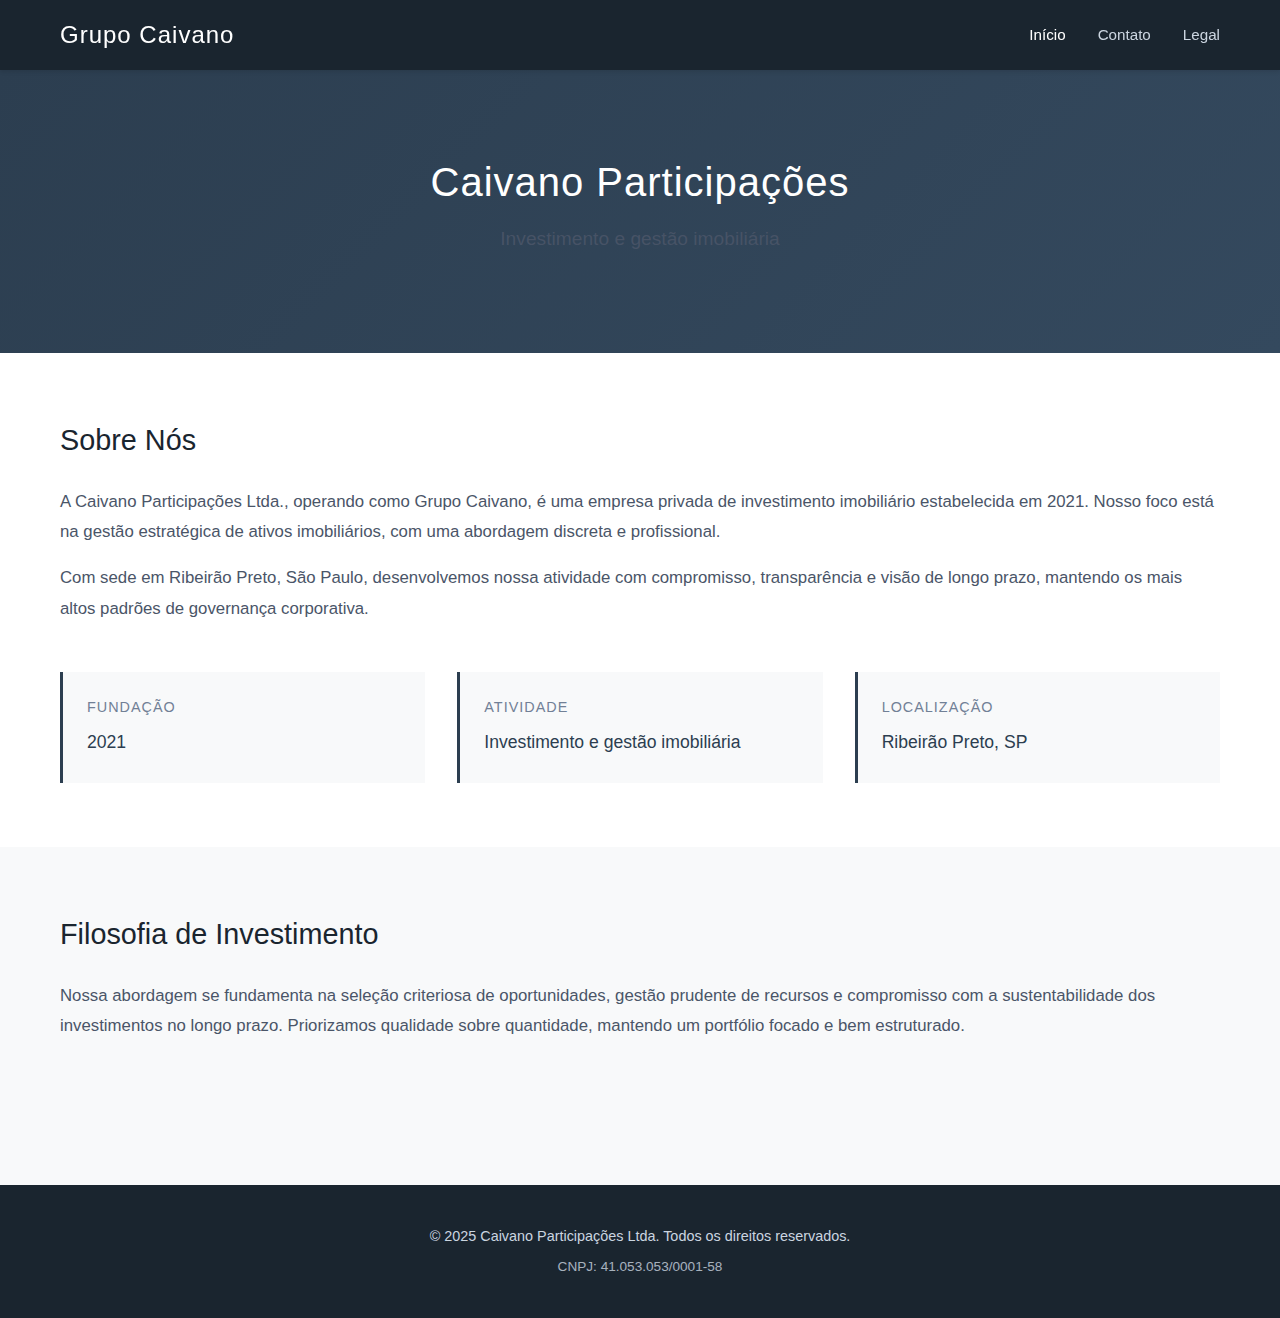
<file: index.html>
<!DOCTYPE html>
<html lang="pt-BR">
<head>
    <meta charset="UTF-8">
    <meta name="viewport" content="width=device-width, initial-scale=1.0">
    <meta name="description" content="Caivano Participações - Investimento e gestão imobiliária">
    <title>Grupo Caivano | Caivano Participações</title>
    <link rel="stylesheet" href="styles.css">
</head>
<body>
    <header>
        <nav>
            <div class="container">
                <h1 class="logo">Grupo Caivano</h1>
                <ul class="nav-links">
                    <li><a href="index.html" class="active">Início</a></li>
                    <li><a href="contact.html">Contato</a></li>
                    <li><a href="legal.html">Legal</a></li>
                </ul>
            </div>
        </nav>
    </header>

    <main>
        <section class="hero">
            <div class="container">
                <h2>Caivano Participações</h2>
                <p class="subtitle">Investimento e gestão imobiliária</p>
            </div>
        </section>

        <section class="about">
            <div class="container">
                <h3>Sobre Nós</h3>
                <p>A Caivano Participações Ltda., operando como Grupo Caivano, é uma empresa privada de investimento imobiliário estabelecida em 2021. Nosso foco está na gestão estratégica de ativos imobiliários, com uma abordagem discreta e profissional.</p>

                <p>Com sede em Ribeirão Preto, São Paulo, desenvolvemos nossa atividade com compromisso, transparência e visão de longo prazo, mantendo os mais altos padrões de governança corporativa.</p>

                <div class="info-grid">
                    <div class="info-item">
                        <h4>Fundação</h4>
                        <p>2021</p>
                    </div>
                    <div class="info-item">
                        <h4>Atividade</h4>
                        <p>Investimento e gestão imobiliária</p>
                    </div>
                    <div class="info-item">
                        <h4>Localização</h4>
                        <p>Ribeirão Preto, SP</p>
                    </div>
                </div>
            </div>
        </section>

        <section class="philosophy">
            <div class="container">
                <h3>Filosofia de Investimento</h3>
                <p>Nossa abordagem se fundamenta na seleção criteriosa de oportunidades, gestão prudente de recursos e compromisso com a sustentabilidade dos investimentos no longo prazo. Priorizamos qualidade sobre quantidade, mantendo um portfólio focado e bem estruturado.</p>
            </div>
        </section>
    </main>

    <footer>
        <div class="container">
            <p>&copy; 2025 Caivano Participações Ltda. Todos os direitos reservados.</p>
            <p class="footer-legal">CNPJ: 41.053.053/0001-58</p>
        </div>
    </footer>
</body>
</html>
</file>
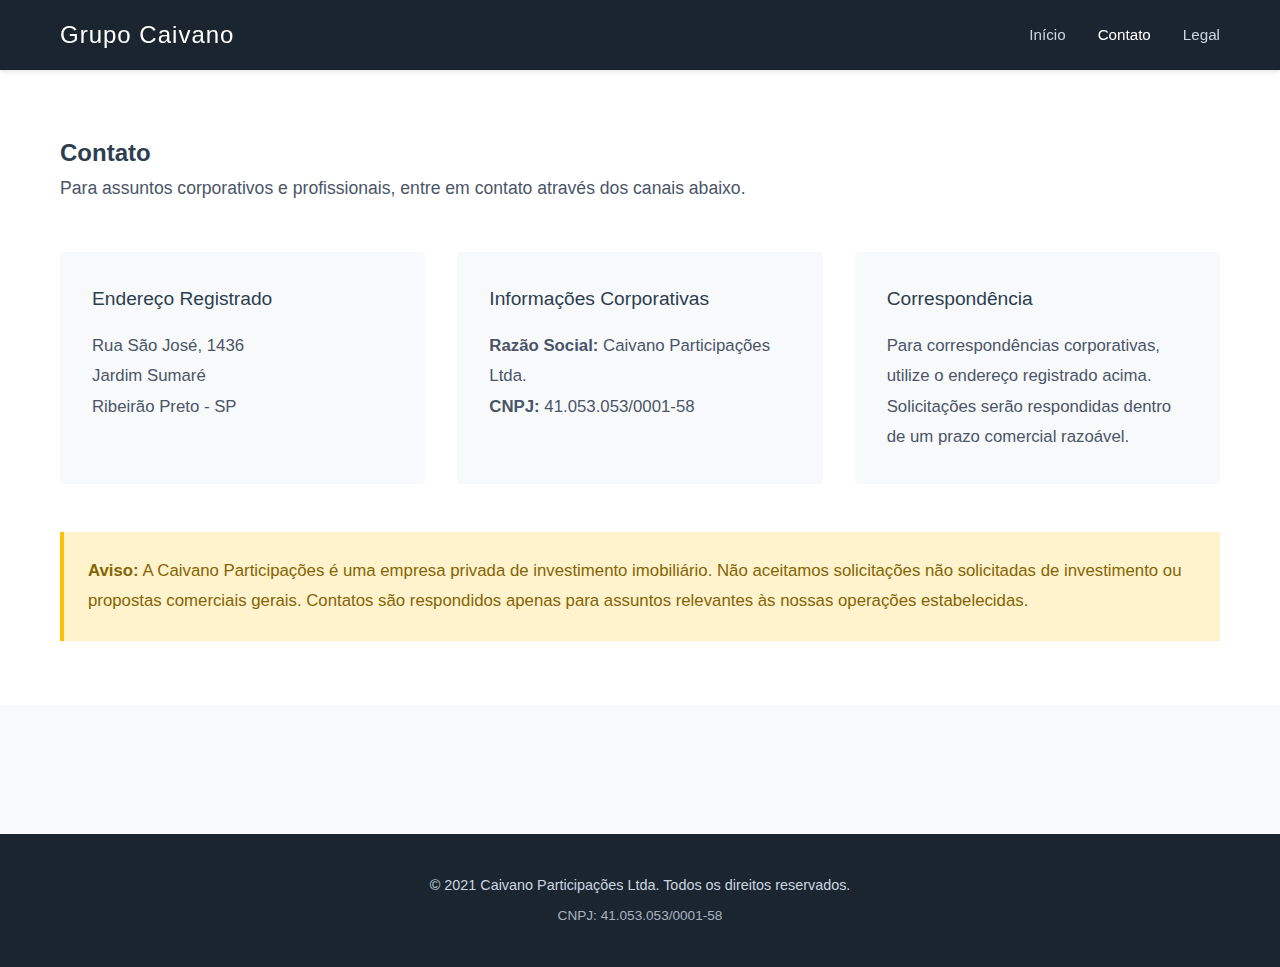
<file: contact.html>
<!DOCTYPE html>
<html lang="pt-BR">
<head>
    <meta charset="UTF-8">
    <meta name="viewport" content="width=device-width, initial-scale=1.0">
    <meta name="description" content="Entre em contato com Caivano Participações">
    <title>Contato | Grupo Caivano</title>
    <link rel="stylesheet" href="styles.css">
</head>
<body>
    <header>
        <nav>
            <div class="container">
                <h1 class="logo">Grupo Caivano</h1>
                <ul class="nav-links">
                    <li><a href="index.html">Início</a></li>
                    <li><a href="contact.html" class="active">Contato</a></li>
                    <li><a href="legal.html">Legal</a></li>
                </ul>
            </div>
        </nav>
    </header>

    <main>
        <section class="contact-section">
            <div class="container">
                <h2>Contato</h2>
                <p class="intro">Para assuntos corporativos e profissionais, entre em contato através dos canais abaixo.</p>

                <div class="contact-info">
                    <div class="contact-item">
                        <h3>Endereço Registrado</h3>
                        <p>Rua São José, 1436<br>
                        Jardim Sumaré<br>
                        Ribeirão Preto - SP</p>
                    </div>

                    <div class="contact-item">
                        <h3>Informações Corporativas</h3>
                        <p><strong>Razão Social:</strong> Caivano Participações Ltda.<br>
                        <strong>CNPJ:</strong> 41.053.053/0001-58</p>
                    </div>

                    <div class="contact-item">
                        <h3>Correspondência</h3>
                        <p>Para correspondências corporativas, utilize o endereço registrado acima. Solicitações serão respondidas dentro de um prazo comercial razoável.</p>
                    </div>
                </div>

                <div class="notice">
                    <p><strong>Aviso:</strong> A Caivano Participações é uma empresa privada de investimento imobiliário. Não aceitamos solicitações não solicitadas de investimento ou propostas comerciais gerais. Contatos são respondidos apenas para assuntos relevantes às nossas operações estabelecidas.</p>
                </div>
            </div>
        </section>
    </main>

    <footer>
        <div class="container">
            <p>&copy; 2021 Caivano Participações Ltda. Todos os direitos reservados.</p>
            <p class="footer-legal">CNPJ: 41.053.053/0001-58</p>
        </div>
    </footer>
</body>
</html>
</file>
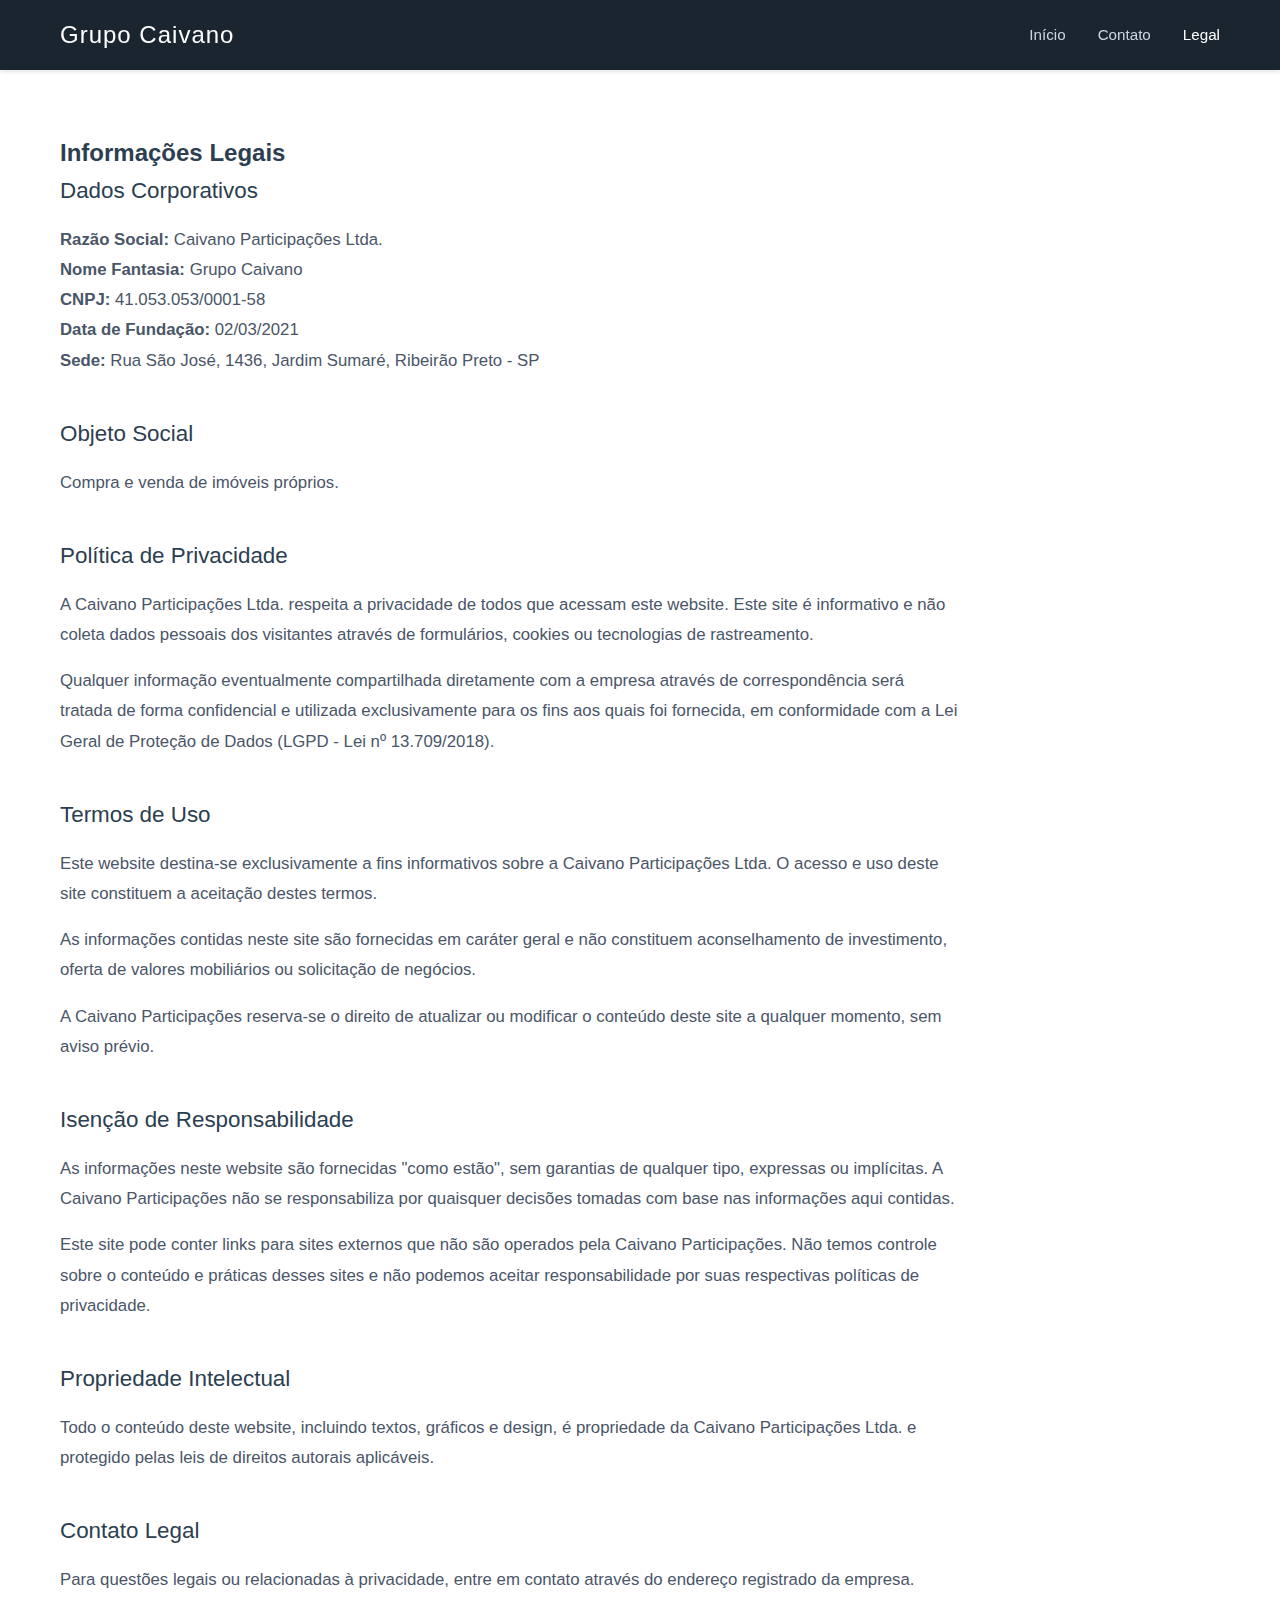
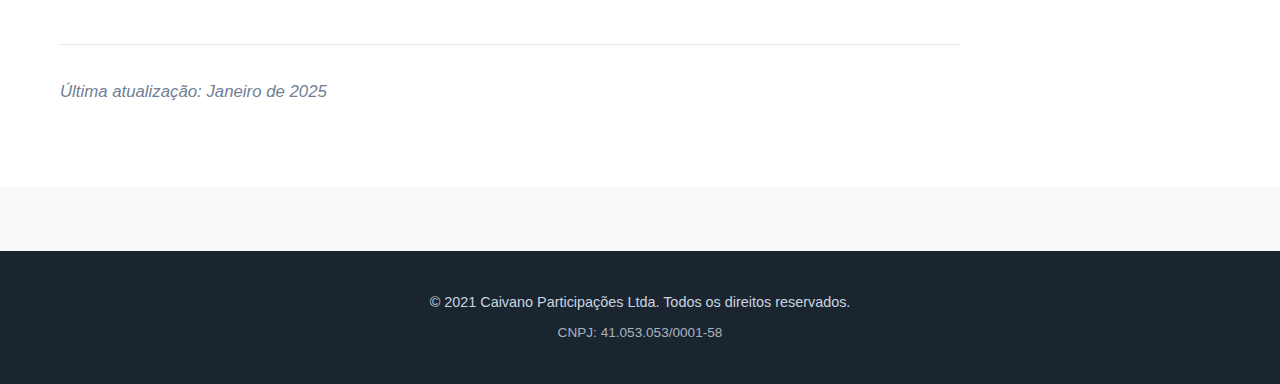
<file: legal.html>
<!DOCTYPE html>
<html lang="pt-BR">
<head>
    <meta charset="UTF-8">
    <meta name="viewport" content="width=device-width, initial-scale=1.0">
    <meta name="description" content="Informações legais e políticas - Caivano Participações">
    <title>Informações Legais | Grupo Caivano</title>
    <link rel="stylesheet" href="styles.css">
</head>
<body>
    <header>
        <nav>
            <div class="container">
                <h1 class="logo">Grupo Caivano</h1>
                <ul class="nav-links">
                    <li><a href="index.html">Início</a></li>
                    <li><a href="contact.html">Contato</a></li>
                    <li><a href="legal.html" class="active">Legal</a></li>
                </ul>
            </div>
        </nav>
    </header>

    <main>
        <section class="legal-section">
            <div class="container">
                <h2>Informações Legais</h2>

                <div class="legal-content">
                    <h3>Dados Corporativos</h3>
                    <p><strong>Razão Social:</strong> Caivano Participações Ltda.<br>
                    <strong>Nome Fantasia:</strong> Grupo Caivano<br>
                    <strong>CNPJ:</strong> 41.053.053/0001-58<br>
                    <strong>Data de Fundação:</strong> 02/03/2021<br>
                    <strong>Sede:</strong> Rua São José, 1436, Jardim Sumaré, Ribeirão Preto - SP</p>

                    <h3>Objeto Social</h3>
                    <p>Compra e venda de imóveis próprios.</p>

                    <h3>Política de Privacidade</h3>
                    <p>A Caivano Participações Ltda. respeita a privacidade de todos que acessam este website. Este site é informativo e não coleta dados pessoais dos visitantes através de formulários, cookies ou tecnologias de rastreamento.</p>

                    <p>Qualquer informação eventualmente compartilhada diretamente com a empresa através de correspondência será tratada de forma confidencial e utilizada exclusivamente para os fins aos quais foi fornecida, em conformidade com a Lei Geral de Proteção de Dados (LGPD - Lei nº 13.709/2018).</p>

                    <h3>Termos de Uso</h3>
                    <p>Este website destina-se exclusivamente a fins informativos sobre a Caivano Participações Ltda. O acesso e uso deste site constituem a aceitação destes termos.</p>

                    <p>As informações contidas neste site são fornecidas em caráter geral e não constituem aconselhamento de investimento, oferta de valores mobiliários ou solicitação de negócios.</p>

                    <p>A Caivano Participações reserva-se o direito de atualizar ou modificar o conteúdo deste site a qualquer momento, sem aviso prévio.</p>

                    <h3>Isenção de Responsabilidade</h3>
                    <p>As informações neste website são fornecidas "como estão", sem garantias de qualquer tipo, expressas ou implícitas. A Caivano Participações não se responsabiliza por quaisquer decisões tomadas com base nas informações aqui contidas.</p>

                    <p>Este site pode conter links para sites externos que não são operados pela Caivano Participações. Não temos controle sobre o conteúdo e práticas desses sites e não podemos aceitar responsabilidade por suas respectivas políticas de privacidade.</p>

                    <h3>Propriedade Intelectual</h3>
                    <p>Todo o conteúdo deste website, incluindo textos, gráficos e design, é propriedade da Caivano Participações Ltda. e protegido pelas leis de direitos autorais aplicáveis.</p>

                    <h3>Contato Legal</h3>
                    <p>Para questões legais ou relacionadas à privacidade, entre em contato através do endereço registrado da empresa.</p>

                    <p class="last-updated"><em>Última atualização: Janeiro de 2025</em></p>
                </div>
            </div>
        </section>
    </main>

    <footer>
        <div class="container">
            <p>&copy; 2021 Caivano Participações Ltda. Todos os direitos reservados.</p>
            <p class="footer-legal">CNPJ: 41.053.053/0001-58</p>
        </div>
    </footer>
</body>
</html>
</file>
<file: styles.css>
/* Reset and Base Styles */
* {
    margin: 0;
    padding: 0;
    box-sizing: border-box;
}

body {
    font-family: -apple-system, BlinkMacSystemFont, 'Segoe UI', Roboto, 'Helvetica Neue', Arial, sans-serif;
    line-height: 1.6;
    color: #2c3e50;
    background-color: #f8f9fa;
}

.container {
    max-width: 1200px;
    margin: 0 auto;
    padding: 0 20px;
}

/* Header and Navigation */
header {
    background-color: #1a252f;
    box-shadow: 0 2px 4px rgba(0,0,0,0.1);
    position: sticky;
    top: 0;
    z-index: 100;
}

nav {
    padding: 1rem 0;
}

nav .container {
    display: flex;
    justify-content: space-between;
    align-items: center;
}

.logo {
    color: #ffffff;
    font-size: 1.5rem;
    font-weight: 300;
    letter-spacing: 1px;
}

.nav-links {
    display: flex;
    list-style: none;
    gap: 2rem;
}

.nav-links a {
    color: #cbd5e0;
    text-decoration: none;
    font-weight: 400;
    transition: color 0.3s ease;
    font-size: 0.95rem;
}

.nav-links a:hover,
.nav-links a.active {
    color: #ffffff;
}

/* Hero Section */
.hero {
    background: linear-gradient(135deg, #2c3e50 0%, #34495e 100%);
    color: #ffffff;
    padding: 5rem 0;
    text-align: center;
}

.hero h2 {
    font-size: 2.5rem;
    font-weight: 300;
    margin-bottom: 0.5rem;
    letter-spacing: 1px;
}

.hero .subtitle {
    font-size: 1.2rem;
    font-weight: 300;
    opacity: 0.9;
}

/* Main Sections */
main {
    min-height: calc(100vh - 200px);
}

section {
    padding: 4rem 0;
}

section h3 {
    font-size: 1.8rem;
    font-weight: 400;
    margin-bottom: 1.5rem;
    color: #1a252f;
}

section p {
    margin-bottom: 1rem;
    font-size: 1.05rem;
    line-height: 1.8;
    color: #4a5568;
}

.about {
    background-color: #ffffff;
}

.philosophy {
    background-color: #f8f9fa;
}

/* Info Grid */
.info-grid {
    display: grid;
    grid-template-columns: repeat(auto-fit, minmax(250px, 1fr));
    gap: 2rem;
    margin-top: 3rem;
}

.info-item {
    padding: 1.5rem;
    background-color: #f8f9fa;
    border-left: 3px solid #2c3e50;
}

.info-item h4 {
    font-size: 0.9rem;
    text-transform: uppercase;
    letter-spacing: 1px;
    color: #718096;
    margin-bottom: 0.5rem;
    font-weight: 500;
}

.info-item p {
    font-size: 1.1rem;
    color: #2c3e50;
    margin: 0;
}

/* Contact Page */
.contact-section {
    background-color: #ffffff;
}

.contact-section .intro {
    font-size: 1.1rem;
    margin-bottom: 3rem;
    color: #4a5568;
}

.contact-info {
    display: grid;
    grid-template-columns: repeat(auto-fit, minmax(300px, 1fr));
    gap: 2rem;
    margin-bottom: 3rem;
}

.contact-item {
    padding: 2rem;
    background-color: #f8f9fa;
    border-radius: 4px;
}

.contact-item h3 {
    font-size: 1.2rem;
    margin-bottom: 1rem;
    color: #2c3e50;
}

.contact-item p {
    margin: 0;
    line-height: 1.8;
}

.notice {
    background-color: #fff3cd;
    border-left: 4px solid #ffc107;
    padding: 1.5rem;
    margin-top: 2rem;
}

.notice p {
    margin: 0;
    color: #856404;
}

/* Legal Page */
.legal-section {
    background-color: #ffffff;
}

.legal-content {
    max-width: 900px;
}

.legal-content h3 {
    font-size: 1.4rem;
    margin-top: 2.5rem;
    margin-bottom: 1rem;
    color: #2c3e50;
}

.legal-content h3:first-child {
    margin-top: 0;
}

.legal-content p {
    margin-bottom: 1rem;
}

.last-updated {
    margin-top: 3rem;
    padding-top: 2rem;
    border-top: 1px solid #e2e8f0;
    color: #718096;
}

/* Footer */
footer {
    background-color: #1a252f;
    color: #cbd5e0;
    padding: 2rem 0;
    margin-top: 4rem;
    text-align: center;
}

footer p {
    margin: 0.5rem 0;
    font-size: 0.9rem;
}

.footer-legal {
    font-size: 0.85rem;
    opacity: 0.8;
}

/* Responsive Design */
@media (max-width: 768px) {
    nav .container {
        flex-direction: column;
        gap: 1rem;
    }

    .nav-links {
        gap: 1.5rem;
    }

    .hero h2 {
        font-size: 2rem;
    }

    .hero .subtitle {
        font-size: 1rem;
    }

    section {
        padding: 2.5rem 0;
    }

    section h3 {
        font-size: 1.5rem;
    }

    .info-grid,
    .contact-info {
        grid-template-columns: 1fr;
        gap: 1.5rem;
    }
}

@media (max-width: 480px) {
    .container {
        padding: 0 15px;
    }

    .hero {
        padding: 3rem 0;
    }

    .hero h2 {
        font-size: 1.75rem;
    }

    .nav-links {
        flex-direction: column;
        gap: 0.5rem;
        text-align: center;
    }
}
</file>
